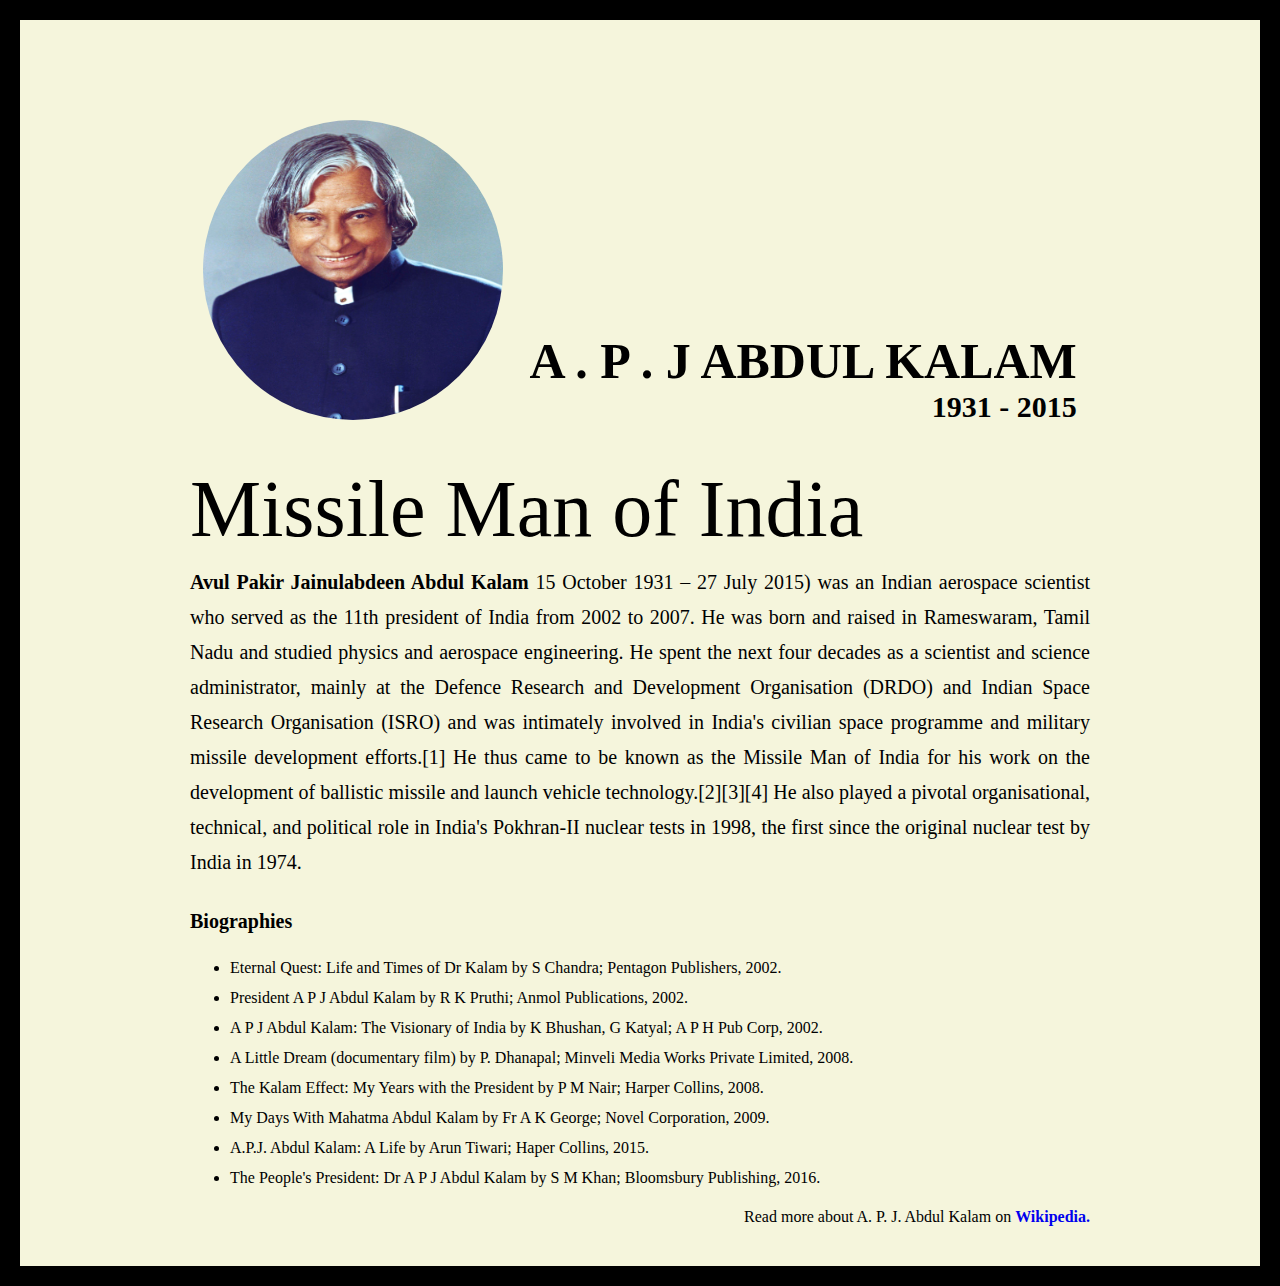
<file: html&css project/1st Project/index.html>
<!DOCTYPE html>
<html lang="en">

<head>
    <meta charset="UTF-8">
    <meta name="viewport" content="width=device-width, initial-scale=1.0">
    <title>Document</title>
    <!-- custome css link -->
    <link rel="stylesheet" href="style.css">
</head>

<body>
    <div class="container">
        <div class="content">
            <section class="top_section">
                <div class="image_container">
                    <img src="img/apj.jpg" alt="">
                </div>
                <div class="containe_heading">
                    <h1>A . P . J ABDUL KALAM</h1>
                    <h4>1931 - 2015</h4>
                </div>
            </section>
            <div class="para_section">
                <h1>Missile Man of India</h1>
                <p>
                    <b>Avul Pakir Jainulabdeen Abdul Kalam</b> 15 October 1931 – 27 July 2015) was an Indian aerospace
                    scientist
                    who served as the 11th president of India from 2002 to 2007. He was born and raised in Rameswaram,
                    Tamil
                    Nadu and studied physics and aerospace engineering. He spent the next four decades as a scientist
                    and
                    science administrator, mainly at the Defence Research and Development Organisation (DRDO) and Indian
                    Space Research Organisation (ISRO) and was intimately involved in India's civilian space programme
                    and
                    military missile development efforts.[1] He thus came to be known as the Missile Man of India for
                    his
                    work on the development of ballistic missile and launch vehicle technology.[2][3][4] He also played
                    a
                    pivotal organisational, technical, and political role in India's Pokhran-II nuclear tests in 1998,
                    the
                    first since the original nuclear test by India in 1974.
                </p>
            </div>
            <div class="Biographies_section">
                <h3>Biographies</h3>
                <ul>
                    <li>Eternal Quest: Life and Times of Dr Kalam by S Chandra; Pentagon Publishers, 2002.</li>
                    <li>President A P J Abdul Kalam by R K Pruthi; Anmol Publications, 2002.</li>
                    <li>A P J Abdul Kalam: The Visionary of India by K Bhushan, G Katyal; A P H Pub Corp, 2002.</li>
                    <li>A Little Dream (documentary film) by P. Dhanapal; Minveli Media Works Private Limited, 2008.
                    </li>
                    <li>The Kalam Effect: My Years with the President by P M Nair; Harper Collins, 2008.</li>
                    <li>My Days With Mahatma Abdul Kalam by Fr A K George; Novel Corporation, 2009.</li>
                    <li>A.P.J. Abdul Kalam: A Life by Arun Tiwari; Haper Collins, 2015.</li>
                    <li>The People's President: Dr A P J Abdul Kalam by S M Khan; Bloomsbury Publishing, 2016.</li>
                </ul>
            </div>
            <div class="footer_wikipedia">
                <p>Read more about A. P. J. Abdul Kalam on <a href="https://en.wikipedia.org/wiki/A._P._J._Abdul_Kalam" target="_blank">Wikipedia.</a></p>
            </div>
        </div>

    </div>
</body>

</html>
</file>
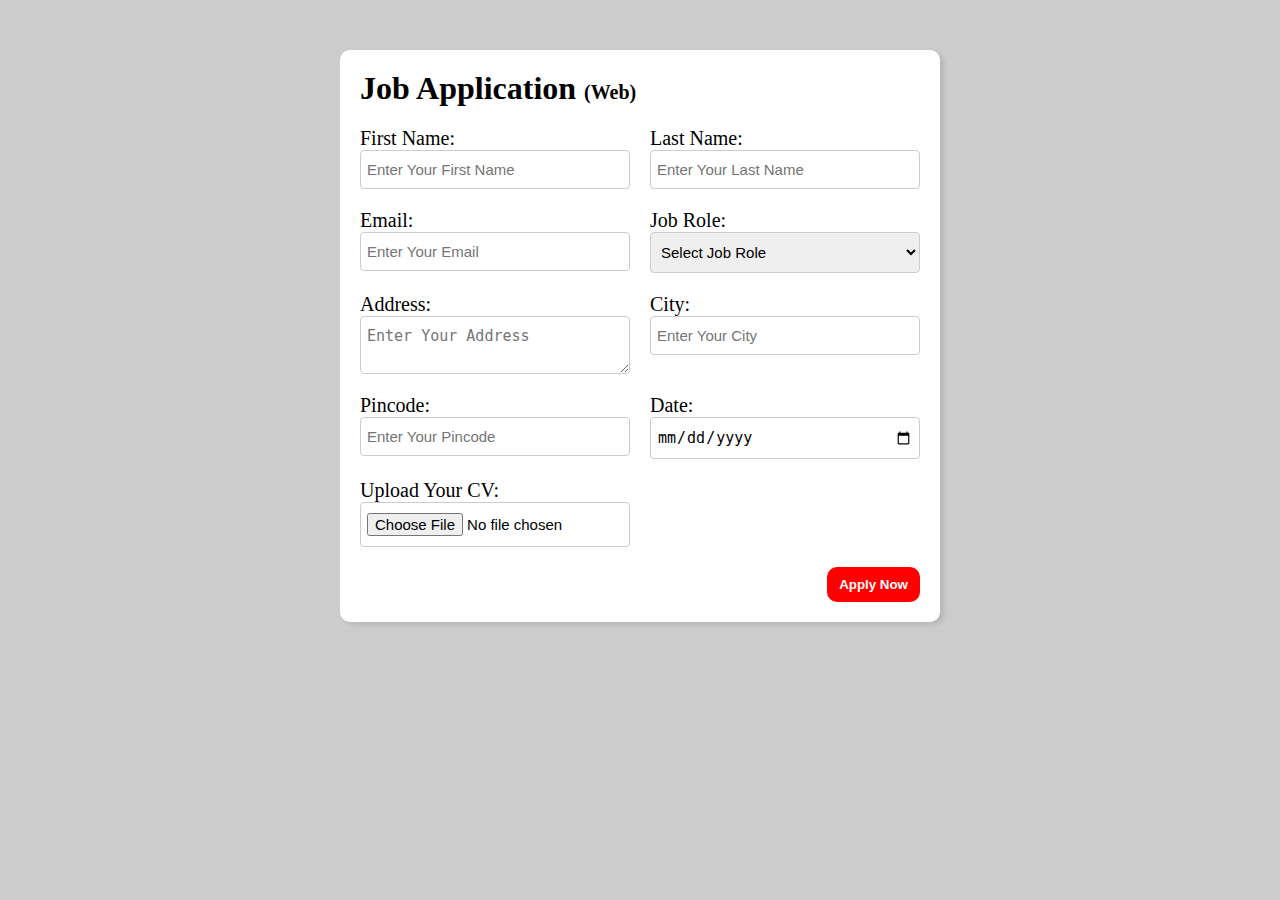
<file: html&css project/2nd project/index.html>
<!DOCTYPE html>
<html lang="en">

<head>
    <meta charset="UTF-8">
    <meta name="viewport" content="width=device-width, initial-scale=1.0">
    <title>Document</title>
    <!-- custome css link -->
    <link rel="stylesheet" href="style.css">
</head>

<body>
    <div class="container">
        <div class="apply_form">
            <h1>Job Application <span class="span_small">(Web)</span></h1>
            <form action="">
                <div class="form_container">
                    <div class="form_controls">
                        <label for="first_name">First Name:</label>
                        <input type="text" name="" id="first_name" placeholder="Enter Your First Name">
                    </div>
                    <div class="form_controls">
                        <label for="last_name">Last Name:</label>
                        <input type="text" name="" id="last_name" placeholder="Enter Your Last Name">
                    </div>
                    <div class="form_controls">
                        <label for="last_name">Email:</label>
                        <input type="text" name="" id="Email_name" placeholder="Enter Your Email">
                    </div>
                    <div class="form_controls">
                        <label for="last_name">Job Role:</label>
                        <select name="job_role" id="job_role">
                            <option value="">Select Job Role</option>
                            <option value="">Frontend Developer</option>
                            <option value="">Software Developer</option>
                            <option value="">Fullstack Developer</option>
                            <option value="">Application Developer</option>
                        </select>
                    </div>
                    <div class="form_controls">
                        <label for="address">Address:</label>
                        <textarea name="address" row="4" cols="50" id="address"
                            placeholder="Enter Your Address"></textarea>
                    </div>
                    <div class="form_controls">
                        <label for="city">City:</label>
                        <input type="text" name="" id="city" placeholder="Enter Your City">
                    </div>
                    <div class="form_controls">
                        <label for="city">Pincode:</label>
                        <input type="text" name="" id="pincode" placeholder="Enter Your Pincode">
                    </div>
                    <div class="form_controls">
                        <label for="date">Date:</label>
                        <input type="date" name="" id="date" placeholder="Enter Your Date">
                    </div>
                    <div class="form_controls">
                        <label for="date">Upload Your CV:</label>
                        <input type="file" name="" id="date" placeholder="Enter Your CV">
                    </div>
                </div>
                <div class="button_container">
                    <button>Apply Now</button>
                </div>
            </form>
        </div>
    </div>
</body>

</html>
</file>
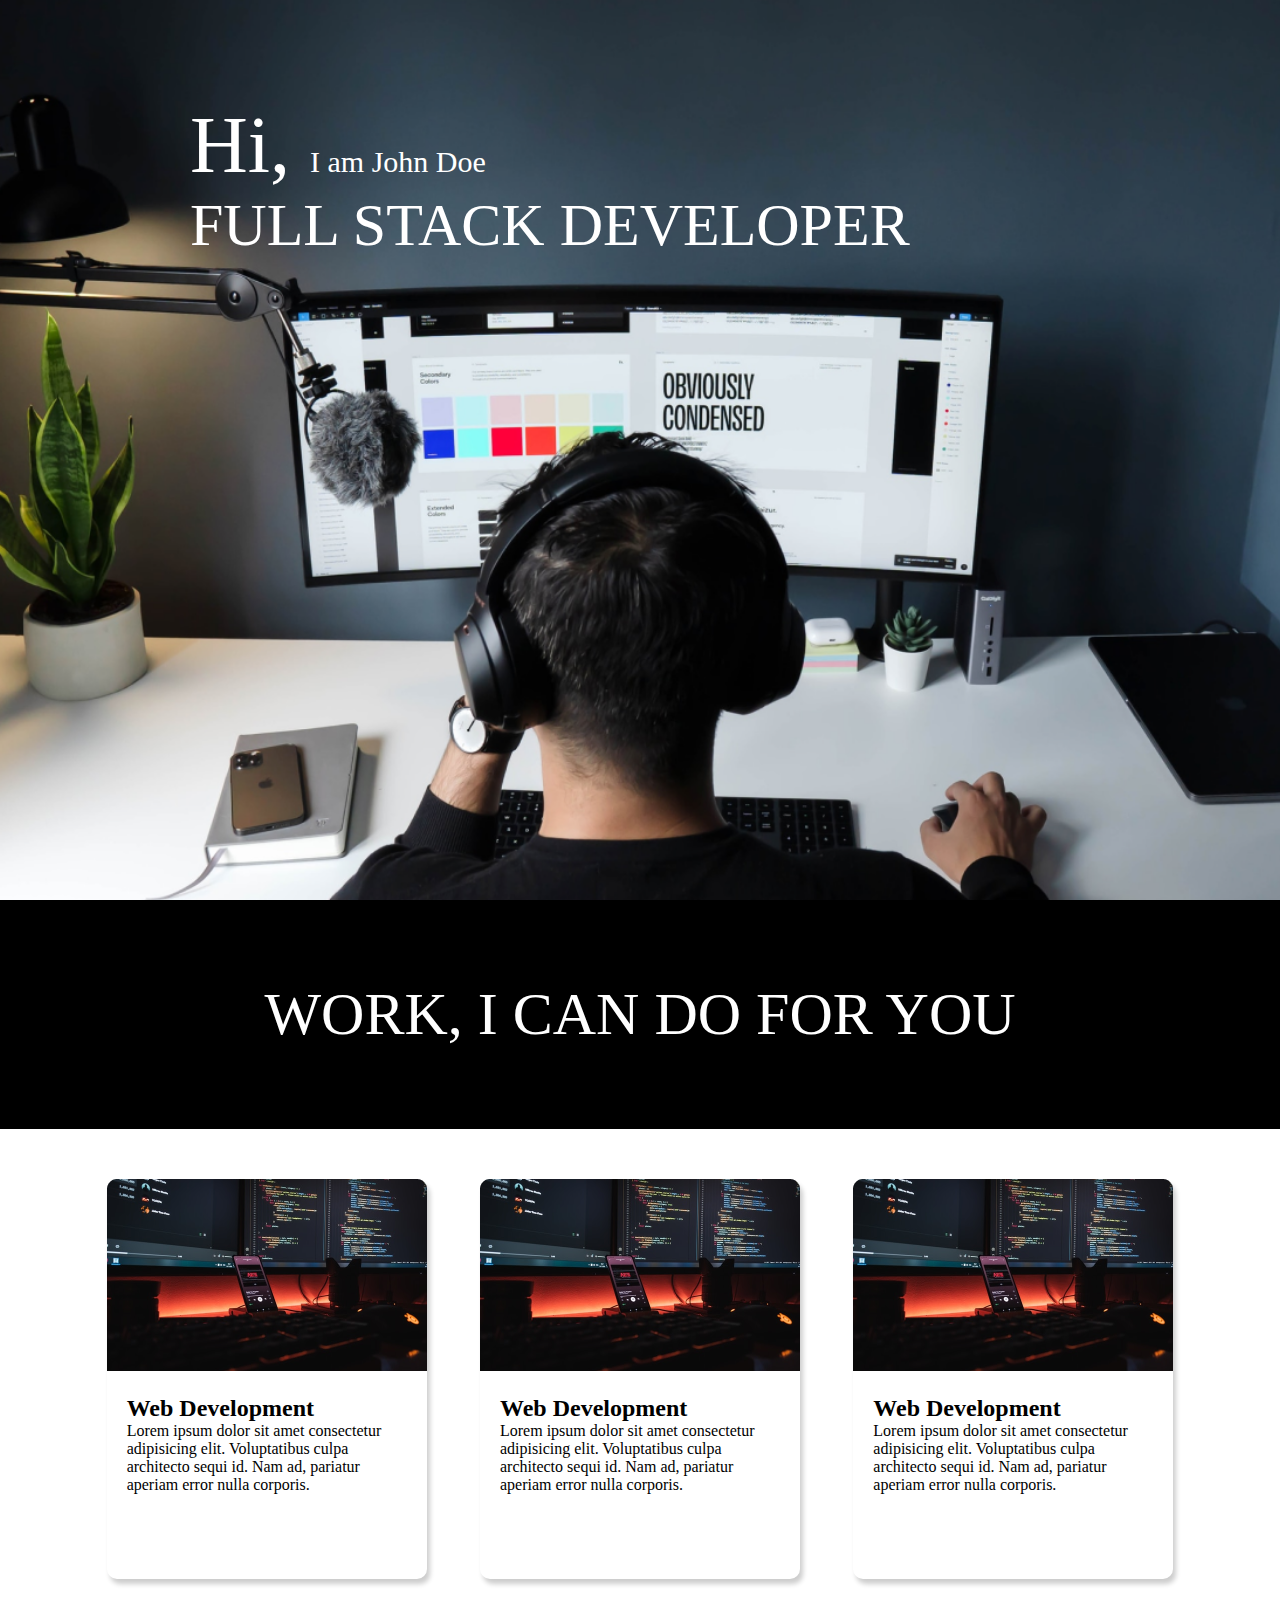
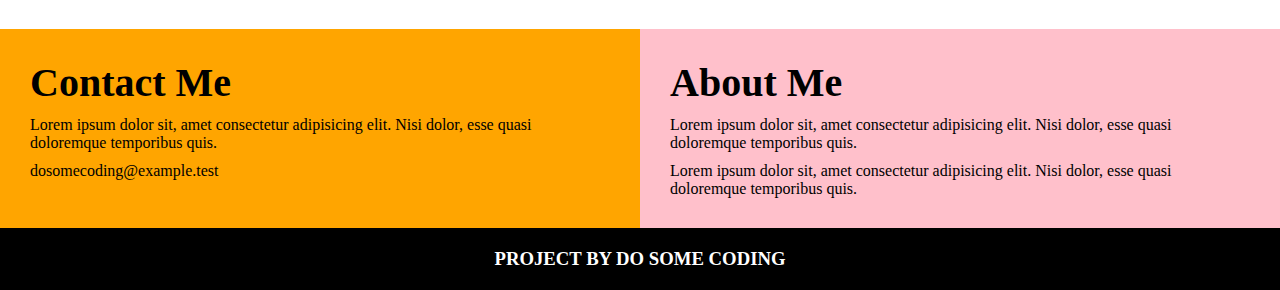
<file: html&css project/4th project/index.html>
<!DOCTYPE html>
<html lang="en">

<head>
    <meta charset="UTF-8">
    <meta name="viewport" content="width=device-width, initial-scale=1.0">
    <title>Document</title>
    <!-- custome css link -->
    <link rel="stylesheet" href="style.css">
</head>

<body>
    <div class="container">
        <div class="image_container">
            <h1>Hi, <span class="small_heading">I am John Doe</span></h1>
            <h2>FULL STACK DEVELOPER</h2>
        </div>
    </div>
    <div class="heading_container">
        <h1>WORK, I CAN DO FOR YOU</h1>
    </div>


    <section class="work">
        <div class="grid_item">
            <div class="card">
                <div class="images_container">
                    <img src="images/mobile.png" alt="web development">
                </div>
                <div class="card_content">
                    <h2>Web Development</h2>
                    <p>Lorem ipsum dolor sit amet consectetur adipisicing elit. Voluptatibus culpa architecto sequi id.
                        Nam
                        ad, pariatur aperiam error nulla corporis.</p>
                </div>
            </div>
        </div>
        <div class="grid_item">
            <div class="card">
                <div class="images_container">
                    <img src="images/mobile.png" alt="web development">
                </div>
                <div class="card_content">
                    <h2>Web Development</h2>
                    <p>Lorem ipsum dolor sit amet consectetur adipisicing elit. Voluptatibus culpa architecto sequi id.
                        Nam
                        ad, pariatur aperiam error nulla corporis.</p>
                </div>
            </div>
        </div>
        <div class="grid_item">
            <div class="card">
                <div class="images_container">
                    <img src="images/mobile.png" alt="web development">
                </div>
                <div class="card_content">
                    <h2>Web Development</h2>
                    <p>Lorem ipsum dolor sit amet consectetur adipisicing elit. Voluptatibus culpa architecto sequi id.
                        Nam
                        ad, pariatur aperiam error nulla corporis.</p>
                </div>
            </div>
        </div>
    </section>
    <div class="bottom_container">
        <div class="contact">
            <h2>Contact Me</h2>
            <p>Lorem ipsum dolor sit, amet consectetur adipisicing elit. Nisi dolor, esse quasi doloremque temporibus
                quis.</p>
            <p>dosomecoding@example.test</p>
        </div>
        <div class="about">
            <h2>About Me</h2>
            <p>Lorem ipsum dolor sit, amet consectetur adipisicing elit. Nisi dolor, esse quasi doloremque temporibus
                quis.</p>
            <p>Lorem ipsum dolor sit, amet consectetur adipisicing elit. Nisi dolor, esse quasi doloremque temporibus
                quis.</p>
        </div>
    </div>
    <div class="footer">
        <h3>PROJECT BY DO SOME CODING</h3>
    </div>
</body>

</html>
</file>
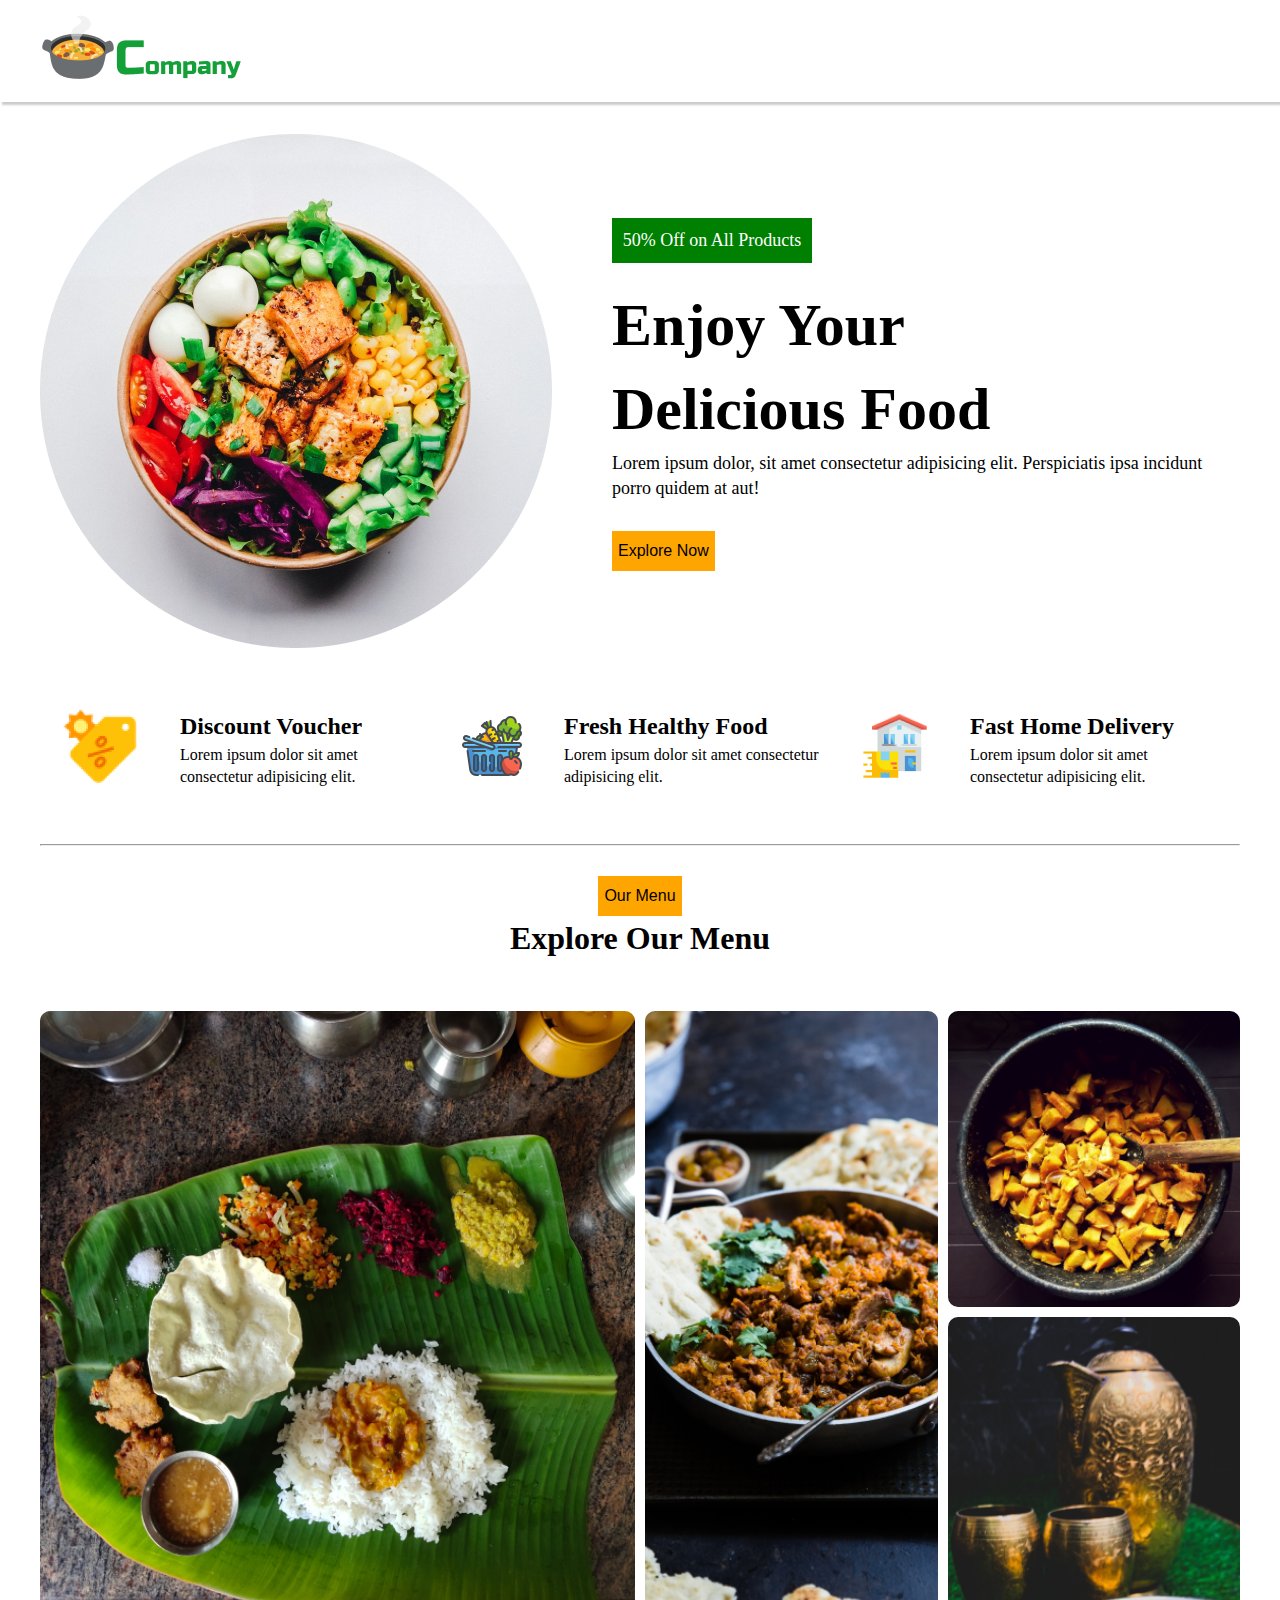
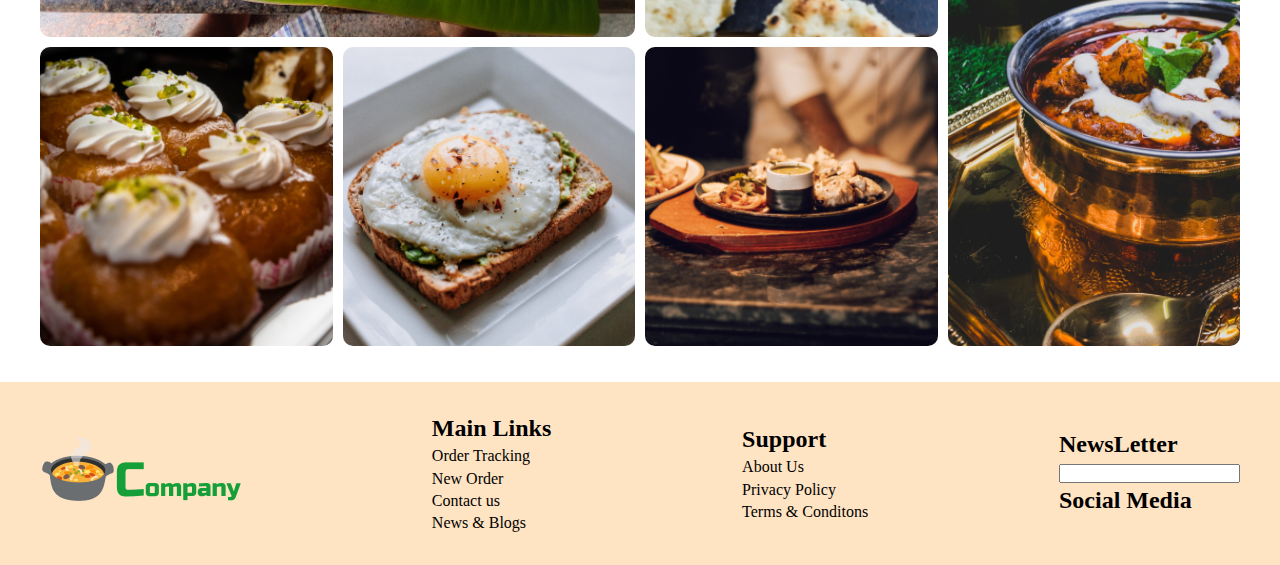
<file: html&css project/5th project/index.html>
<!DOCTYPE html>
<html lang="en">

<head>
    <meta charset="UTF-8">
    <meta name="viewport" content="width=device-width, initial-scale=1.0">
    <title>Document</title>
    <link rel="stylesheet" href="style.css">
    <!-- font awosome icon link -->
    <link rel="stylesheet" href="https://cdnjs.cloudflare.com/ajax/libs/font-awesome/6.4.2/css/all.min.css"
        integrity="sha512-z3gLpd7yknf1YoNbCzqRKc4qyor8gaKU1qmn+CShxbuBusANI9QpRohGBreCFkKxLhei6S9CQXFEbbKuqLg0DA=="
        crossorigin="anonymous" referrerpolicy="no-referrer" />
</head>

<body>
    <div class="nav">
        <div class="navigation container">
            <div class="logo_container">
                <img src="images/logo.png" alt="">
            </div>
            <div class="icon_container">
                <i class="fa-solid fa-bars fa-2xl" style="color: #000000;"></i>
            </div>
        </div>
    </div>
    <div class="main_container">
        <div class="image_container">
            <img src="images/hero_image.png" alt="">
        </div>
        <div class="heading_container">
            <p class="para">50% Off on All Products</p>
            <h1>Enjoy Your</h1>
            <h1>Delicious Food</h1>
            <p>Lorem ipsum dolor, sit amet consectetur adipisicing elit. Perspiciatis ipsa incidunt porro quidem at aut!
            </p>
            <button>Explore Now</button>
        </div>
    </div>
    <div class="icons_container">
        <div class="card_container">
            <div class="ic_container">
                <div class="img_icon">
                    <img src="icons/discount.png" alt="">
                </div>
                <div class="head_cont">
                    <h2>Discount Voucher</h2>
                    <p>Lorem ipsum dolor sit amet consectetur adipisicing elit.</p>
                </div>
            </div>

        </div>
        <div class="card_container">
            <div class="ic_container">
                <div class="img_icon">
                    <img src="icons/fresh.png" alt="">
                </div>
                <div class="head_cont">
                    <h2>Fresh Healthy Food</h2>
                    <p>Lorem ipsum dolor sit amet consectetur adipisicing elit.</p>
                </div>
            </div>

        </div>
        <div class="card_container">
            <div class="ic_container">
                <div class="img_icon">
                    <img src="icons/delivery.png" alt="">
                </div>
                <div class="head_cont">
                    <h2>Fast Home Delivery</h2>
                    <p>Lorem ipsum dolor sit amet consectetur adipisicing elit.</p>
                </div>
            </div>

        </div>

    </div>
    <div class="horizontal_container">
        <hr>
    </div>
    <div class="menu_container">
        <div class="button_container">
            <button>Our Menu</button>
        </div>
    </div>
    <div class="menu">
        <h1>Explore Our Menu</h1>
        <div class="grid">
            <div class="item1">
                <img class="grid_image" src="images/grid_image1.png" alt="">
            </div>
            <div class="item2">
                <img class="grid_image" src="images/grid_image2.png" alt="">
            </div>
            <div class="item3">
                <img class="grid_image" src="images/grid_image3.png" alt="">
            </div>
            <div class="item4">
                <img class="grid_image" src="images/grid_image4.png" alt="">
            </div>
            <div class="item5">
                <img class="grid_image" src="images/grid_image5.png" alt="">
            </div>
            <div class="item6">
                <img class="grid_image" src="images/grid_image6.png" alt="">
            </div>
            <div class="item7">
                <img class="grid_image" src="images/grid_image7.png" alt="">
            </div>
        </div>
    </div>
    <div class="footer">
        <div class="footer_container container">
            <div class="footer_logo">
                <img src="images/logo.png" alt="">
            </div>
            <div class="list_item">
                <h2>Main Links</h2>
                <ul>
                    <li>Order Tracking</li>
                    <li>New Order</li>
                    <li>Contact us</li>
                    <li>News & Blogs</li>
                </ul>
            </div>
            <div class="list_item">
                <h2>Support</h2>
                <ul>
                    <li>About Us</li>
                    <li>Privacy Policy</li>
                    <li>Terms & Conditons</li>
                  
                </ul>
            </div>
            <div class="newsletter">
                <h2>NewsLetter</h2>
                <input type="text" name="" id="">
                <h2>Social Media</h2>
            </div>
        </div>
    </div>
</body>

</html>
</file>
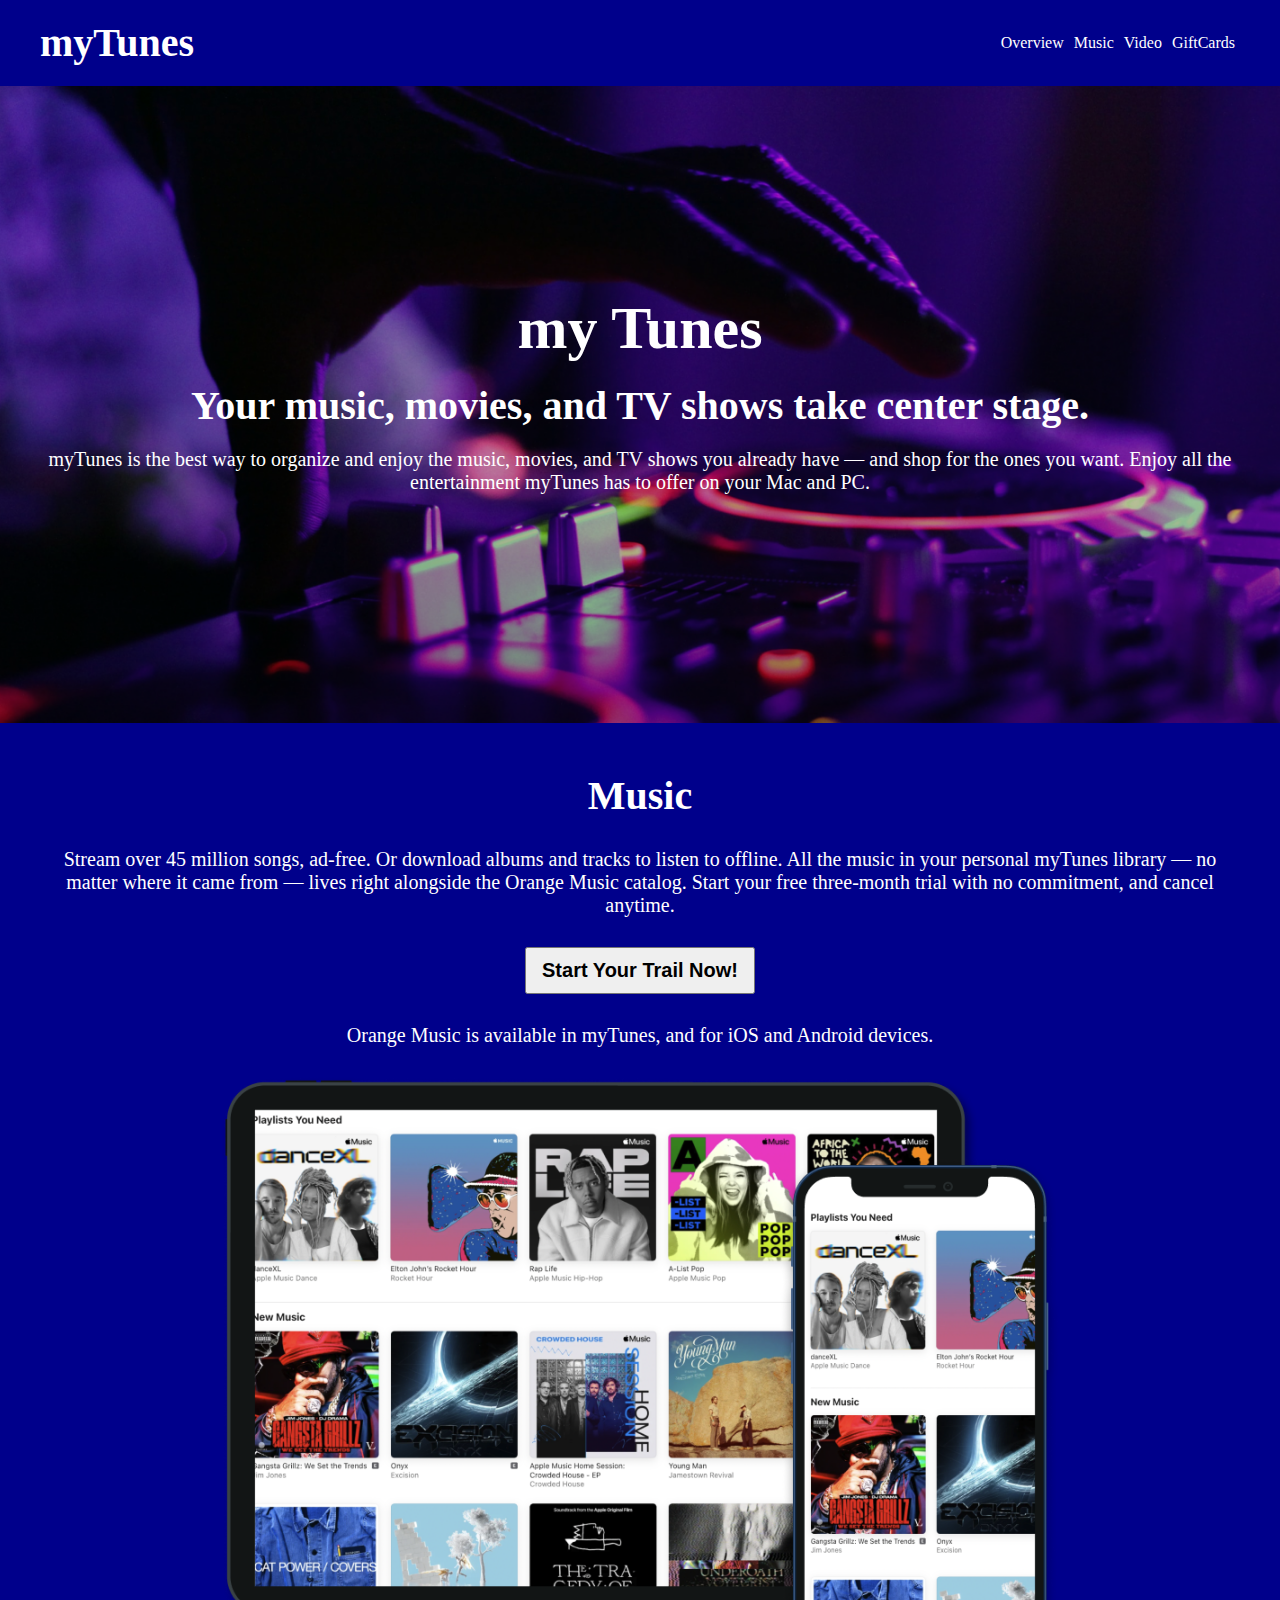
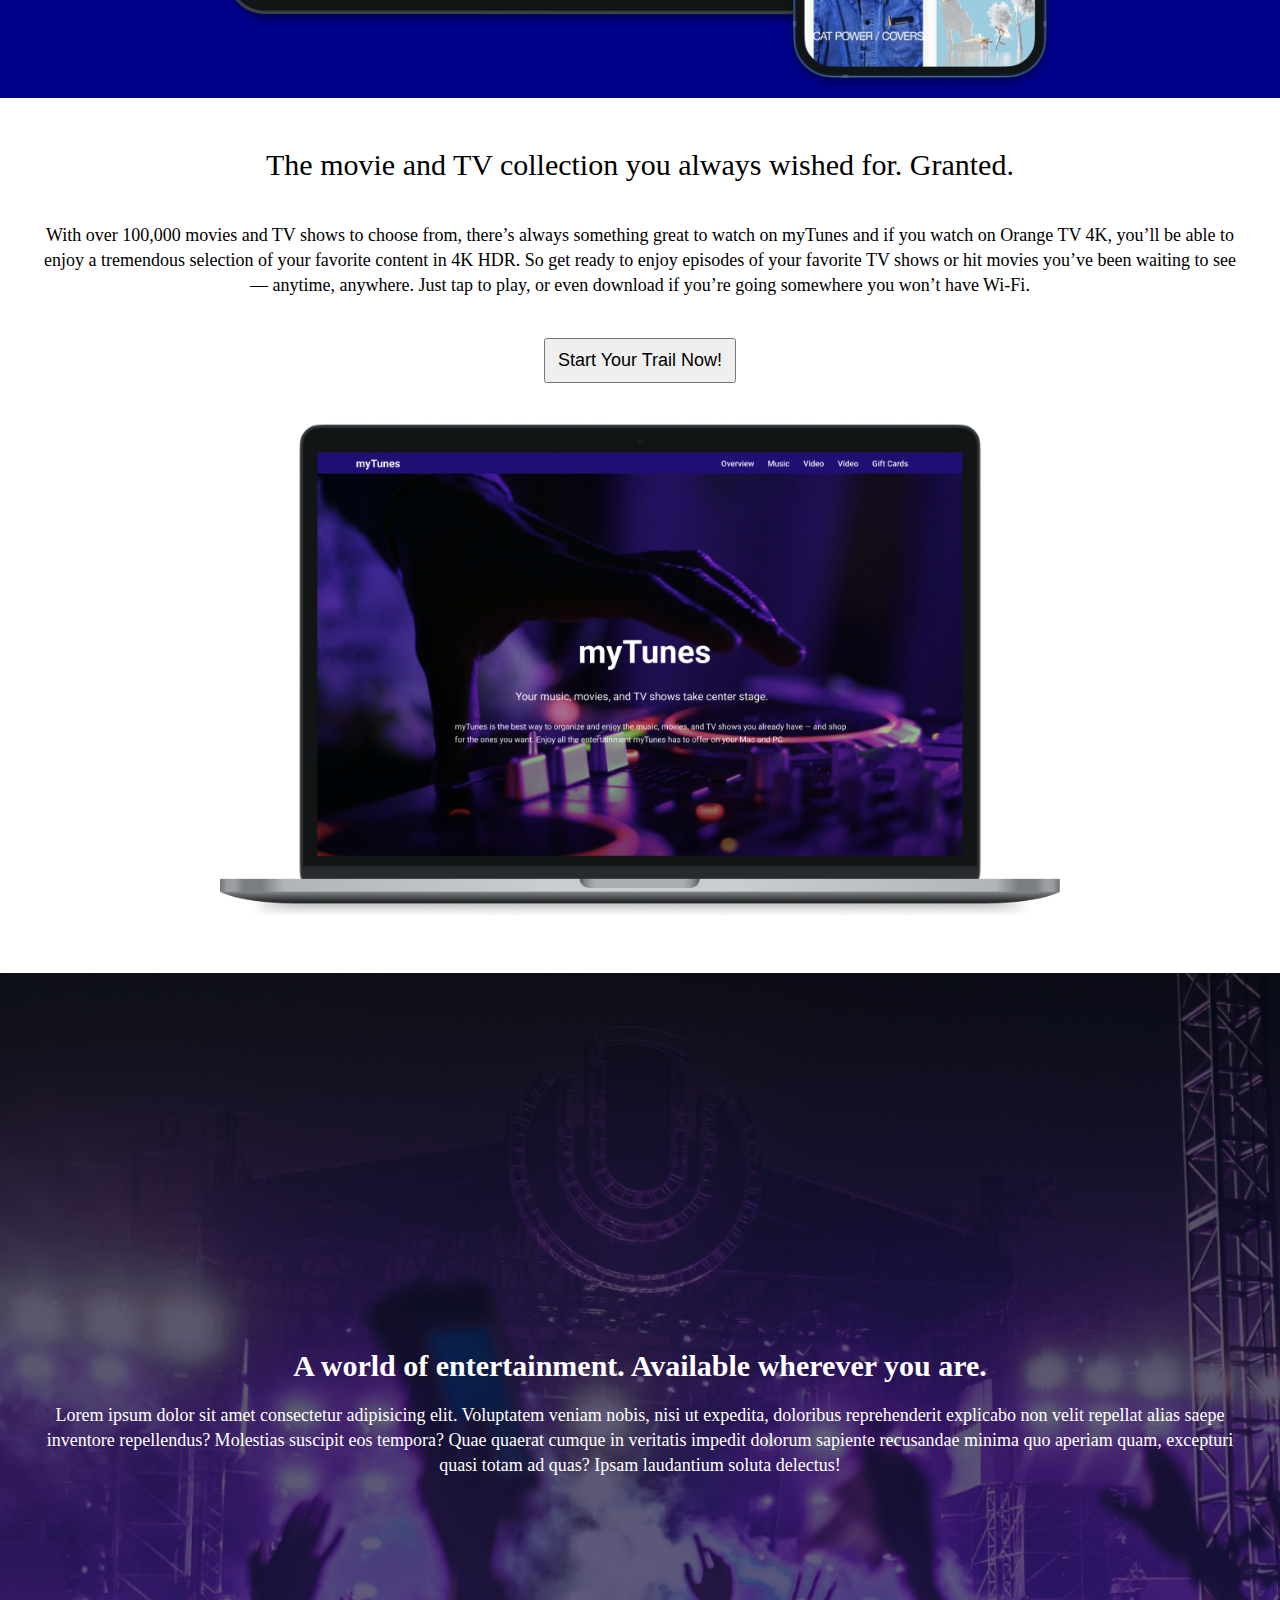
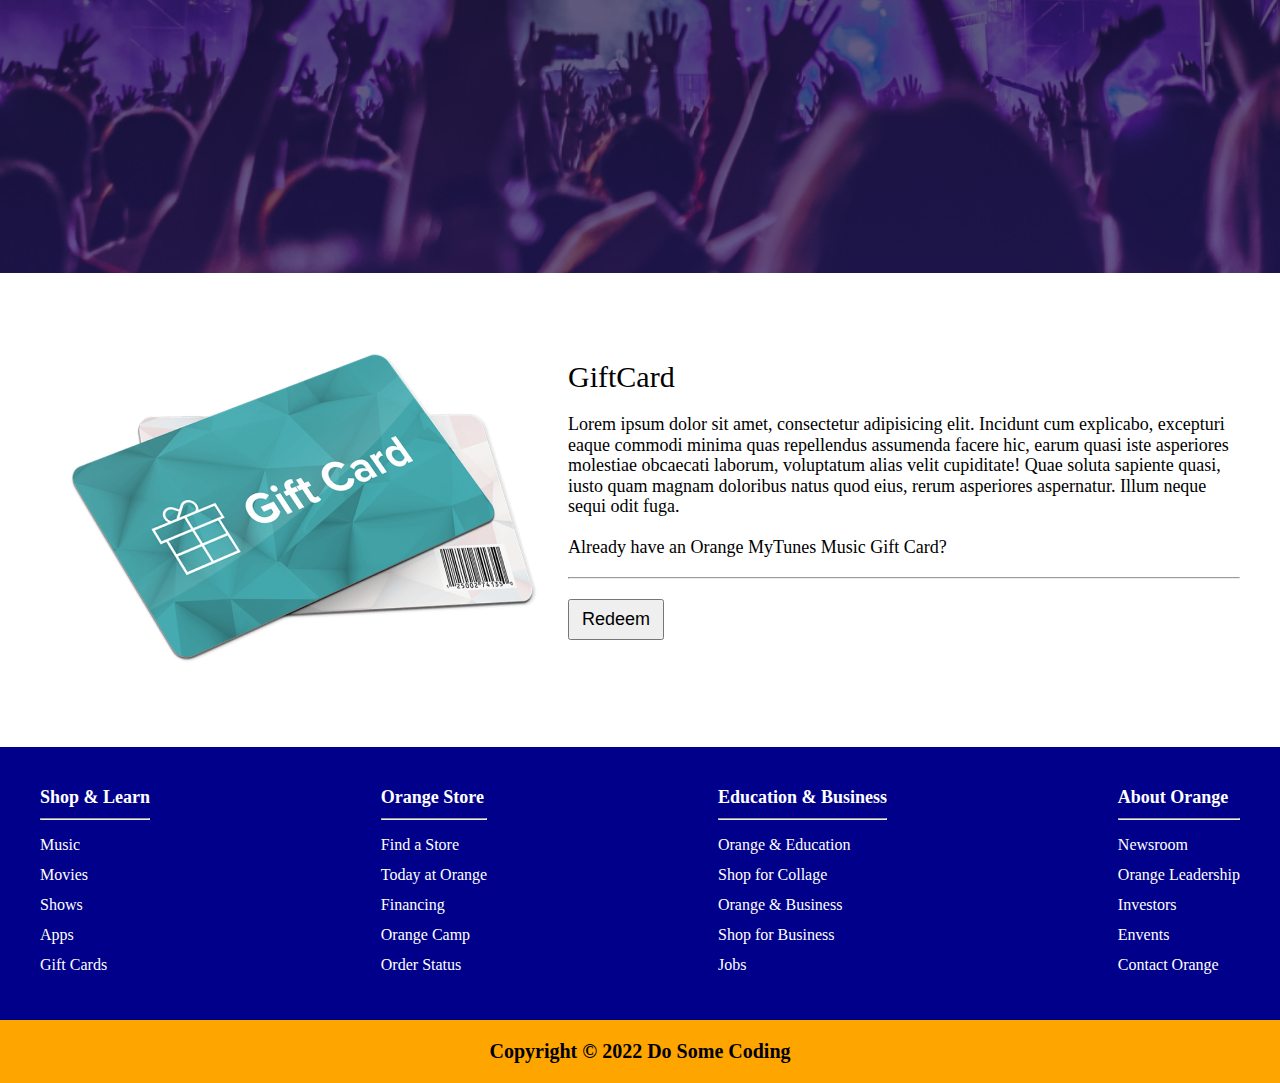
<file: html&css project/6th Project/index.html>
<!DOCTYPE html>
<html lang="en">

<head>
    <meta charset="UTF-8">
    <meta name="viewport" content="width=device-width, initial-scale=1.0">
    <title>Document</title>
    <link rel="stylesheet" href="style.css">
</head>

<body>
    <nav>
        <div class="top_container container">
            <div class="logo">
                <h1>myTunes</h1>
            </div>
            <div class="nav_menu">
                <ul class="list_item">
                    <li>Overview</li>
                    <li>Music</li>
                    <li>Video</li>
                    <li>GiftCards</li>
                </ul>
            </div>
        </div>
    </nav>
    <div class="about_section ">
        <div class="info_section container">
            <h1>my Tunes</h1>
            <h2>Your music, movies, and TV shows take center stage.</h2>
            <p>
                myTunes is the best way to organize and enjoy the music, movies, and TV shows you already have — and
                shop for the ones you want. Enjoy all the entertainment myTunes has to offer on your Mac and PC.
            </p>
        </div>
    </div>
    <div class="music_section">
        <div class="musicinfo_section container">
            <h2>Music</h2>
            <p>Stream over 45 million songs, ad-free. Or download albums and tracks to listen to offline. All the music
                in your personal myTunes library — no matter where it came from — lives right alongside the Orange Music
                catalog. Start your free three-month trial with no commitment, and cancel anytime.</p>
            <button>Start Your Trail Now!</button>
            <p>Orange Music is available in myTunes, and for iOS and Android devices.</p>
            <img src="images/ipad-iphone.png" alt="">
        </div>
    </div>
    <div class="tvcollection_section">
        <div class="tv_container container">
            <h2>The movie and TV collection you always wished for. Granted.</h2>
            <p>With over 100,000 movies and TV shows to choose from, there’s always something great to watch on myTunes
                and if you watch on Orange TV 4K, you’ll be able to enjoy a tremendous selection of your favorite
                content in 4K HDR. So get ready to enjoy episodes of your favorite TV shows or hit movies you’ve been
                waiting to see — anytime, anywhere. Just tap to play, or even download if you’re going somewhere you
                won’t have Wi-Fi.</p>
            <button>Start Your Trail Now!</button>
            <div>
                <img src="images/mac.png" alt="">
            </div>
        </div>
    </div>
    <div class="banner_section">
        <div class="banner_container container">
            <h2>A world of entertainment. Available wherever you are.</h2>
            <p>
                Lorem ipsum dolor sit amet consectetur adipisicing elit. Voluptatem veniam nobis, nisi ut expedita,
                doloribus reprehenderit explicabo non velit repellat alias saepe inventore repellendus? Molestias
                suscipit eos tempora? Quae quaerat cumque in veritatis impedit dolorum sapiente recusandae minima quo
                aperiam quam, excepturi quasi totam ad quas? Ipsam laudantium soluta delectus!
            </p>
        </div>
    </div>
    <div class="gift_section container">
        <div class="giftcard_container ">
            <div class="imagecard_container">
                <img src="images/gift_card.png" alt="">
            </div>
            <div class="infoheading_container ">
                <h2>GiftCard</h2>
                <p>Lorem ipsum dolor sit amet, consectetur adipisicing elit. Incidunt cum explicabo, excepturi eaque
                    commodi minima quas repellendus assumenda facere hic, earum quasi iste asperiores molestiae
                    obcaecati laborum, voluptatum alias velit cupiditate! Quae soluta sapiente quasi, iusto quam magnam
                    doloribus natus quod eius, rerum asperiores aspernatur. Illum neque sequi odit fuga.</p>
                    <p>Already have an Orange MyTunes Music Gift Card?</p>
                    <hr>
                    <button>Redeem</button>
            </div>
        </div>
    </div>
    <footer>
        <div class="footer_container container">
            <div class="first_column">
                <h3>Shop & Learn</h3>
                <hr>
                <ul class="list_item">
                    <li>Music</li>
                    <li>Movies</li>
                    <li>Shows</li>
                    <li>Apps</li>
                    <li>Gift Cards</li>
                </ul>
            </div>
            <div class="first_column">
                <h3>Orange Store</h3>
                <hr>
                <ul class="list_item">
                    <li>Find a Store</li>
                    <li>Today at Orange</li>
                    <li>Financing</li>
                    <li>Orange Camp</li>
                    <li>Order Status</li>
                </ul>
            </div>
            <div class="first_column">
                <h3>Education & Business</h3>
                <hr>
                <ul class="list_item">
                    <li>Orange & Education</li>
                    <li>Shop for Collage</li>
                    <li>Orange & Business</li>
                    <li>Shop for Business</li>
                    <li>Jobs</li>
                </ul>
            </div>
            <div class="first_column">
                <h3>About Orange</h3>
                <hr>
                <ul class="list_item">
                    <li>Newsroom</li>
                    <li>Orange Leadership</li>
                    <li>Investors</li>
                    <li>Envents</li>
                    <li>Contact Orange</li>
                </ul>
            </div>
        </div>
    </footer>
    <div class="subfooter_section">
        <div class="subfooter_container container">
            <p>Copyright © 2022 Do Some Coding</p>
        </div>
    </div>
</body>

</html>
</file>
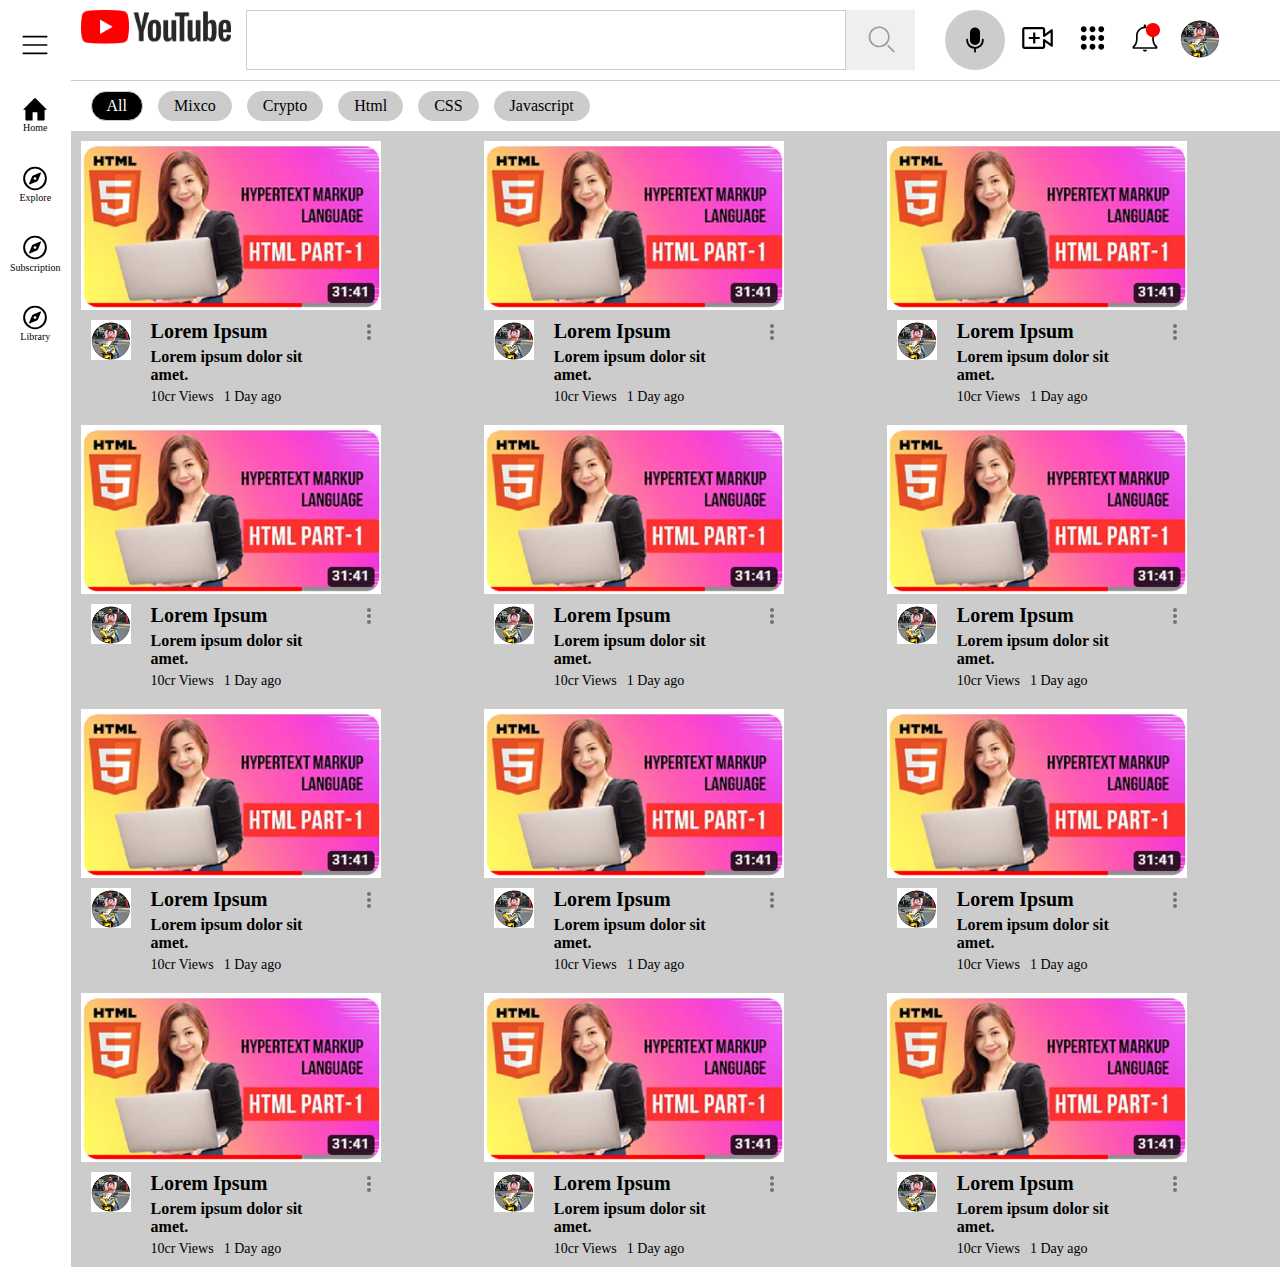
<file: html&css project/7th Project/index.html>
<!DOCTYPE html>
<html lang="en">

<head>
    <meta charset="UTF-8">
    <meta name="viewport" content="width=device-width, initial-scale=1.0">
    <title>Document</title>
    <link rel="stylesheet" href="style.css">
</head>

<body>
    <div class="container">
        <aside>
            <div class="bars">
                <img src="icons/bars.svg" alt="">
            </div>
            <div class="side_icons">
                <i>
                    <img src="icons/home.svg" alt="">
                </i>
                <p>Home</p>
            </div>
            <div class="side_icons">
                <i>
                    <img src="icons/compass.svg" alt="">
                </i>
                <p>Explore</p>
            </div>
            <div class="side_icons">
                <i>
                    <img src="icons/compass.svg" alt="">
                </i>
                <p>Subscription</p>
            </div>
            <div class="side_icons">
                <i>
                    <img src="icons/compass.svg" alt="">
                </i>
                <p>Library</p>
            </div>
        </aside>
        <div class="main_container">
            <header>
                <nav>
                    <div class="logo">
                        <img src="images/youtube-logo.png" alt="">
                    </div>
                    <div class="center_nav">
                        <div class="search">
                            <input type="text" name="" id="">
                            <button>
                                <img src="icons/search.svg" alt="">
                            </button>
                        </div>
                        <div class="mic">
                            <img src="icons/mic.svg" alt="">
                        </div>
                    </div>
                    <div class="side_nav">
                        <i>
                            <img src="icons/video-add.svg" alt="">
                        </i>
                        <i>
                            <img src="icons/dot-grid.svg" alt="">
                        </i>
                        <i>
                            <img src="icons/bell.svg" alt="">
                        </i>
                        <i>
                            <img src="images/avatar.png" alt="">
                        </i>
                    </div>
                </nav>
                <div class="tags">
                    <div class="tag dark">All</div>
                    <div class="tag light">Mixco</div>
                    <div class="tag light">Crypto</div>
                    <div class="tag light">Html</div>
                    <div class="tag light">CSS</div>
                    <div class="tag light">Javascript</div>
                </div>
            </header>
            <main>
                <div class="card_container">
                    <div class="card">
                        <img src="images/thumbnail.png" alt="">

                        <div class="avatar_container">
                            <div class="avatar">
                                <img src="images/avatar.png" alt="">
                            </div>
                            <div class="content">
                                <h3>Lorem Ipsum</h3>
                                <p class="channel_name">Lorem ipsum dolor sit amet.</p>
                                <div class="content_status">
                                    <p>10cr Views</p>
                                    <p>1 Day ago</p>
                                </div>
                            </div>
                            <div class="dots">
                                <img src="icons/dots.svg" alt="">
                            </div>
                        </div>
                    </div>
                    <div class="card">
                        <img src="images/thumbnail.png" alt="">

                        <div class="avatar_container">
                            <div class="avatar">
                                <img src="images/avatar.png" alt="">
                            </div>
                            <div class="content">
                                <h3>Lorem Ipsum</h3>
                                <p class="channel_name">Lorem ipsum dolor sit amet.</p>
                                <div class="content_status">
                                    <p>10cr Views</p>
                                    <p>1 Day ago</p>
                                </div>
                            </div>
                            <div class="dots">
                                <img src="icons/dots.svg" alt="">
                            </div>
                        </div>
                    </div>
                    <div class="card">
                        <img src="images/thumbnail.png" alt="">

                        <div class="avatar_container">
                            <div class="avatar">
                                <img src="images/avatar.png" alt="">
                            </div>
                            <div class="content">
                                <h3>Lorem Ipsum</h3>
                                <p class="channel_name">Lorem ipsum dolor sit amet.</p>
                                <div class="content_status">
                                    <p>10cr Views</p>
                                    <p>1 Day ago</p>
                                </div>
                            </div>
                            <div class="dots">
                                <img src="icons/dots.svg" alt="">
                            </div>
                        </div>
                    </div>
                    <div class="card">
                        <img src="images/thumbnail.png" alt="">

                        <div class="avatar_container">
                            <div class="avatar">
                                <img src="images/avatar.png" alt="">
                            </div>
                            <div class="content">
                                <h3>Lorem Ipsum</h3>
                                <p class="channel_name">Lorem ipsum dolor sit amet.</p>
                                <div class="content_status">
                                    <p>10cr Views</p>
                                    <p>1 Day ago</p>
                                </div>
                            </div>
                            <div class="dots">
                                <img src="icons/dots.svg" alt="">
                            </div>
                        </div>
                    </div>
                    <div class="card">
                        <img src="images/thumbnail.png" alt="">

                        <div class="avatar_container">
                            <div class="avatar">
                                <img src="images/avatar.png" alt="">
                            </div>
                            <div class="content">
                                <h3>Lorem Ipsum</h3>
                                <p class="channel_name">Lorem ipsum dolor sit amet.</p>
                                <div class="content_status">
                                    <p>10cr Views</p>
                                    <p>1 Day ago</p>
                                </div>
                            </div>
                            <div class="dots">
                                <img src="icons/dots.svg" alt="">
                            </div>
                        </div>
                    </div>
                    <div class="card">
                        <img src="images/thumbnail.png" alt="">

                        <div class="avatar_container">
                            <div class="avatar">
                                <img src="images/avatar.png" alt="">
                            </div>
                            <div class="content">
                                <h3>Lorem Ipsum</h3>
                                <p class="channel_name">Lorem ipsum dolor sit amet.</p>
                                <div class="content_status">
                                    <p>10cr Views</p>
                                    <p>1 Day ago</p>
                                </div>
                            </div>
                            <div class="dots">
                                <img src="icons/dots.svg" alt="">
                            </div>
                        </div>
                    </div>
                    <div class="card">
                        <img src="images/thumbnail.png" alt="">

                        <div class="avatar_container">
                            <div class="avatar">
                                <img src="images/avatar.png" alt="">
                            </div>
                            <div class="content">
                                <h3>Lorem Ipsum</h3>
                                <p class="channel_name">Lorem ipsum dolor sit amet.</p>
                                <div class="content_status">
                                    <p>10cr Views</p>
                                    <p>1 Day ago</p>
                                </div>
                            </div>
                            <div class="dots">
                                <img src="icons/dots.svg" alt="">
                            </div>
                        </div>
                    </div>
                    <div class="card">
                        <img src="images/thumbnail.png" alt="">

                        <div class="avatar_container">
                            <div class="avatar">
                                <img src="images/avatar.png" alt="">
                            </div>
                            <div class="content">
                                <h3>Lorem Ipsum</h3>
                                <p class="channel_name">Lorem ipsum dolor sit amet.</p>
                                <div class="content_status">
                                    <p>10cr Views</p>
                                    <p>1 Day ago</p>
                                </div>
                            </div>
                            <div class="dots">
                                <img src="icons/dots.svg" alt="">
                            </div>
                        </div>
                    </div>
                    <div class="card">
                        <img src="images/thumbnail.png" alt="">

                        <div class="avatar_container">
                            <div class="avatar">
                                <img src="images/avatar.png" alt="">
                            </div>
                            <div class="content">
                                <h3>Lorem Ipsum</h3>
                                <p class="channel_name">Lorem ipsum dolor sit amet.</p>
                                <div class="content_status">
                                    <p>10cr Views</p>
                                    <p>1 Day ago</p>
                                </div>
                            </div>
                            <div class="dots">
                                <img src="icons/dots.svg" alt="">
                            </div>
                        </div>
                    </div>
                    <div class="card">
                        <img src="images/thumbnail.png" alt="">

                        <div class="avatar_container">
                            <div class="avatar">
                                <img src="images/avatar.png" alt="">
                            </div>
                            <div class="content">
                                <h3>Lorem Ipsum</h3>
                                <p class="channel_name">Lorem ipsum dolor sit amet.</p>
                                <div class="content_status">
                                    <p>10cr Views</p>
                                    <p>1 Day ago</p>
                                </div>
                            </div>
                            <div class="dots">
                                <img src="icons/dots.svg" alt="">
                            </div>
                        </div>
                    </div>
                    <div class="card">
                        <img src="images/thumbnail.png" alt="">

                        <div class="avatar_container">
                            <div class="avatar">
                                <img src="images/avatar.png" alt="">
                            </div>
                            <div class="content">
                                <h3>Lorem Ipsum</h3>
                                <p class="channel_name">Lorem ipsum dolor sit amet.</p>
                                <div class="content_status">
                                    <p>10cr Views</p>
                                    <p>1 Day ago</p>
                                </div>
                            </div>
                            <div class="dots">
                                <img src="icons/dots.svg" alt="">
                            </div>
                        </div>
                    </div>
                    <div class="card">
                        <img src="images/thumbnail.png" alt="">

                        <div class="avatar_container">
                            <div class="avatar">
                                <img src="images/avatar.png" alt="">
                            </div>
                            <div class="content">
                                <h3>Lorem Ipsum</h3>
                                <p class="channel_name">Lorem ipsum dolor sit amet.</p>
                                <div class="content_status">
                                    <p>10cr Views</p>
                                    <p>1 Day ago</p>
                                </div>
                            </div>
                            <div class="dots">
                                <img src="icons/dots.svg" alt="">
                            </div>
                        </div>
                    </div>
                </div>
            </main>
        </div>
    </div>

</body>

</html>
</file>
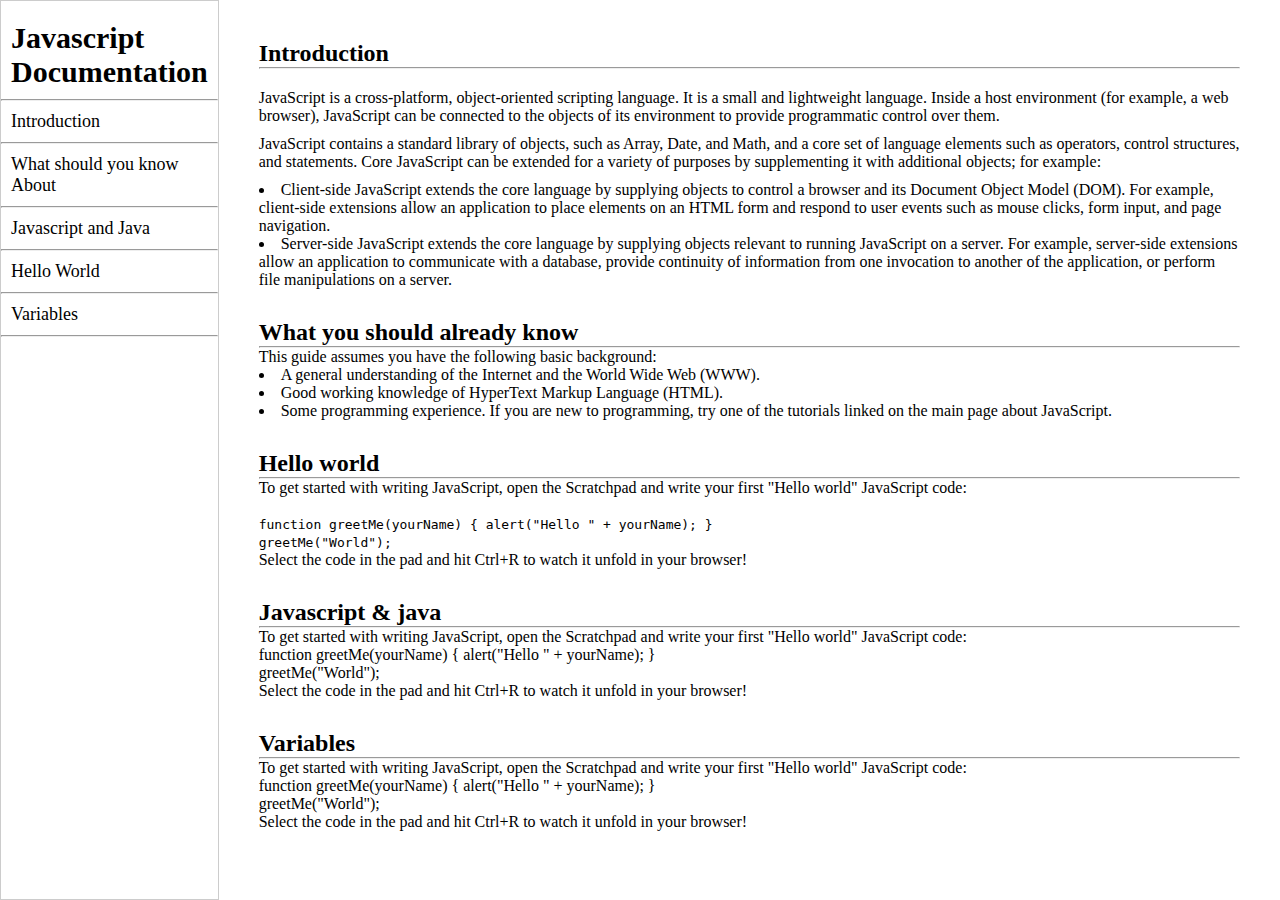
<file: html&css project/8th Project/index.html>
<!DOCTYPE html>
<html lang="en">

<head>
    <meta charset="UTF-8">
    <meta name="viewport" content="width=device-width, initial-scale=1.0">
    <title>Documentation Website</title>
    <link rel="stylesheet" href="style.css">
</head>

<body>
  <main>
    <aside>
        <div class="side_container">
            <h2>Javascript Documentation</h2>
            <hr>
            <a href="#introduction">
                <p>Introduction</p>
            </a>
            <hr>
            <a href="#whatshould">
                <p>What should you know About</p>
            </a>
            <hr>
            <a href="#javascript">
                <p>Javascript and Java</p>
            </a>
            <hr>
            <a href="#helloworld">
                <p>Hello World</p>
            </a>
            <hr>
            <a href="#variables">
                <p>Variables</p>
            </a>
            <hr>
        </div>
    </aside>
    <div class="container">
        <div class="par_container" id="introduction">
            <h2>Introduction</h2>
            <hr>
            <div class="info_container">
                <p>JavaScript is a cross-platform, object-oriented scripting language. It is a small and lightweight
                    language. Inside a host environment (for example, a web browser), JavaScript can be connected to the
                    objects of its environment to provide programmatic control over them.
                </p>
                <p>
                    JavaScript contains a standard library of objects, such as Array, Date, and Math, and a core set of
                    language elements such as operators, control structures, and statements. Core JavaScript can be extended
                    for a variety of purposes by supplementing it with additional objects; for example:
                </p>
                <ul class="list_item">
                    <li>
                        Client-side JavaScript extends the core language by supplying objects to control a browser and its
                        Document Object Model (DOM). For example, client-side extensions allow an application to place
                        elements on an HTML form and respond to user events such as mouse clicks, form input, and page
                        navigation.
                    </li>
                    <li>
                        Server-side JavaScript extends the core language by supplying objects relevant to running JavaScript
                        on a server. For example, server-side extensions allow an application to communicate with a
                        database, provide continuity of information from one invocation to another of the application, or
                        perform file manipulations on a server.
                    </li>
                </ul>
            </div>
        </div>
        <div class="par_container" id="whatshould">
            <h2>What you should already know</h2>
            <hr>
            <p>This guide assumes you have the following basic background:
            </p>

            <ul class="list_item">
                <li>
                    A general understanding of the Internet and the World Wide Web (WWW).
                </li>
                <li>
                    Good working knowledge of HyperText Markup Language (HTML).
                </li>
                <li>Some programming experience. If you are new to programming, try one of the tutorials linked on the
                    main page about JavaScript.</li>
            </ul>
        </div>
        <div class="par_container" id="javascript">
            <h2>Hello world</h2>
            <hr>
            <p>To get started with writing JavaScript, open the Scratchpad and write your first "Hello world" JavaScript
                code:
            </p>
            <code>
                function greetMe(yourName) { alert("Hello " + yourName); }
                greetMe("World");
            </code>

            <p>
                Select the code in the pad and hit Ctrl+R to watch it unfold in your browser!
            </p>
        </div>
        <div class="par_container" id="helloworld">
            <h2>Javascript & java</h2>
            <hr>
            <p>To get started with writing JavaScript, open the Scratchpad and write your first "Hello world" JavaScript
                code:
            </p>
            <p>
                function greetMe(yourName) { alert("Hello " + yourName); }<br>
                greetMe("World");
            </p>

            <p>
                Select the code in the pad and hit Ctrl+R to watch it unfold in your browser!
            </p>
        </div>
        <div class="par_container" id="variables">
            <h2>Variables</h2>
            <hr>
            <p>To get started with writing JavaScript, open the Scratchpad and write your first "Hello world" JavaScript
                code:
            </p>
            <p>
                function greetMe(yourName) { alert("Hello " + yourName); }<br>
                greetMe("World");
            </p>

            <p>
                Select the code in the pad and hit Ctrl+R to watch it unfold in your browser!
            </p>
        </div>
    </div>
  </main>
    
</body>

</html>
</file>
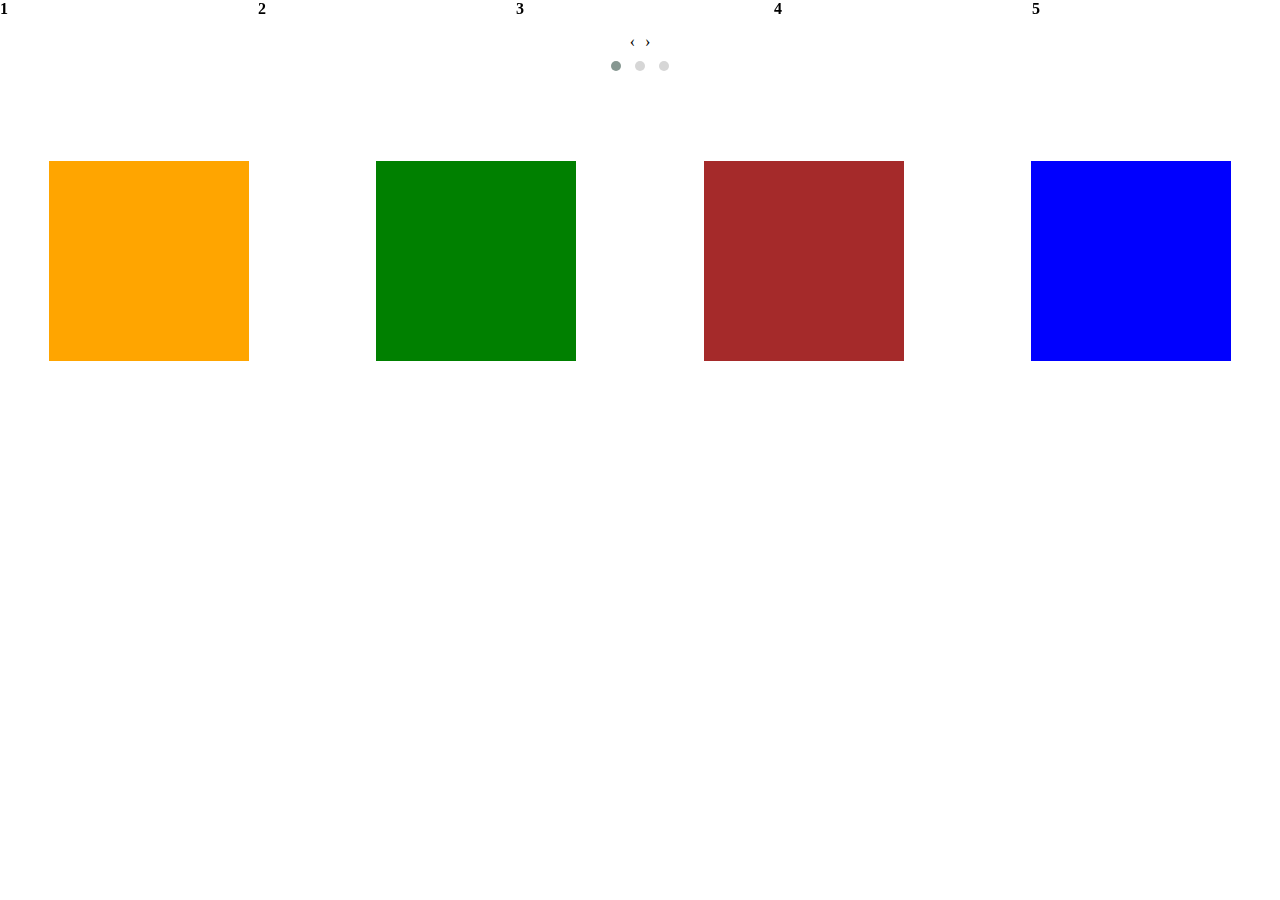
<file: html&css project/5th project/home.html>
<!DOCTYPE html>
<html lang="en">

<head>
    <meta charset="UTF-8">
    <meta name="viewport" content="width=device-width, initial-scale=1.0">
    <title>Document</title>
    <link rel="stylesheet" href="owl.carousel.min.css">
    <link rel="stylesheet" href="owl.theme.default.min.css">
    <link href="https://cdn.jsdelivr.net/npm/bootstrap@5.3.2/dist/css/bootstrap.min.css" rel="stylesheet"
        integrity="sha384-T3c6CoIi6uLrA9TneNEoa7RxnatzjcDSCmG1MXxSR1GAsXEV/Dwwykc2MPK8M2HN" crossorigin="anonymous">
    <style>
        *
        {
            padding: 0;
            margin: 0;
            box-sizing: border-box;
        }
        html,body
        {
            line-height: 1.14;
            font-weight: 300;
        }
        .first {
            width: 200px;
            height: 200px;
            background-color: orange;
        }
        .two
        {
            width: 200px;
            height: 200px;
            background-color: green;
        }
        .three
        {
            width: 200px;
            height: 200px;
            background-color: brown;
        }
        .four
        {
            width: 200px;
            height: 200px;
            background-color: blue;
        }
        .mahi
        {
            display: flex;
            justify-content: space-around;
            margin: 80px auto;
            align-items: center;
            gap: 30px;
        }
        @media(max-width:425px)
        {
            .mahi
            {
                flex-direction: column;
            }
        }
        @media(max-width:768px)
        {
            .mahi{
                flex-wrap: wrap;
            }
        }
    </style>
</head>

<body>
    <!-- owlcarousel section start -->
    <section>
        <div class="container">
            <div class="row">
                <div class="owl-carousel owl-theme">
                    <div class="item">
                        <h4>1</h4>
                    </div>
                    <div class="item">
                        <h4>2</h4>
                    </div>
                    <div class="item">
                        <h4>3</h4>
                    </div>
                    <div class="item">
                        <h4>4</h4>
                    </div>
                    <div class="item">
                        <h4>5</h4>
                    </div>
                    <div class="item">
                        <h4>6</h4>
                    </div>
                    <div class="item">
                        <h4>7</h4>
                    </div>
                    <div class="item">
                        <h4>8</h4>
                    </div>
                    <div class="item">
                        <h4>9</h4>
                    </div>
                    <div class="item">
                        <h4>10</h4>
                    </div>
                    <div class="item">
                        <h4>11</h4>
                    </div>
                    <div class="item">
                        <h4>12</h4>
                    </div>
                </div>
            </div>
        </div>
    </section>
    <!-- owlcarousel section end -->

    <section>
        <div class="container">
            <div class="row">
                <div class="section_container mahi">
                    <div class="first m-1"></div>
                    <div class="two m-1"></div>
                    <div class="three m-1"></div>
                    <div class="four m-1"></div>
                </div>
            </div>
        </div>
    </section>

    <script src="https://cdn.jsdelivr.net/npm/@popperjs/core@2.11.8/dist/umd/popper.min.js"
        integrity="sha384-I7E8VVD/ismYTF4hNIPjVp/Zjvgyol6VFvRkX/vR+Vc4jQkC+hVqc2pM8ODewa9r"
        crossorigin="anonymous"></script>
    <script src="https://cdn.jsdelivr.net/npm/bootstrap@5.3.2/dist/js/bootstrap.min.js"
        integrity="sha384-BBtl+eGJRgqQAUMxJ7pMwbEyER4l1g+O15P+16Ep7Q9Q+zqX6gSbd85u4mG4QzX+"
        crossorigin="anonymous"></script>
    <script src="jquery.min.js"></script>
    <script src="owl.carousel.js"></script>
    <script>
        $('.owl-carousel').owlCarousel({
            loop: true,
            margin: 10,
            nav: true,
            autoplay: true,
            responsive: {
                0: {
                    items: 1
                },
                600: {
                    items: 3
                },
                1000: {
                    items: 5
                }
            }
        })
    </script>
</body>

</html>
</file>
<file: html&css project/1st Project/style.css>
*
{
    margin: 0px;
    padding: 0;
    box-sizing: border-box;
}
.container
{
    min-height: 100vh;
    background-color: beige;
    border: 20px solid #000;
}
.content
{
    max-width: 900px;
    margin: 0 auto;
}
.top_section
{
    display: flex;
    justify-content: space-around;
    margin-top: 100px;
    align-items: flex-end;
}
.top_section .containe_heading h1
{
    font-size: 50px;
    font-weight: bold;
}
.top_section .containe_heading h4
{
    font-size: 30px;
    font-weight: 600;
    text-align: right;
}
.image_container img
{
    width: 300px;
    height: 300px;
    border-radius: 50%;
}
.para_section
{
    margin-top: 40px;
}
.para_section h1
{
    font-size: 80px;
    font-weight: 500;
}
.para_section p
{
    font-size: 20px;
    margin-top: 10px;
    line-height: 35px;
    text-align: justify;
}
.Biographies_section
{
    margin-top: 30px;
}
.Biographies_section h3
{
    font-size: 20px;
    font-weight: 600;
    margin-bottom: 20px;
}
.Biographies_section ul li
{
    margin-left: 40px;
    line-height: 30px;
}
.footer_wikipedia p
{
    text-align: right;
    margin-top: 15px;

}
.footer_wikipedia p a
{
    text-decoration: none;
    font-weight: 600;
}
.footer_wikipedia
{
    margin-bottom: 40px;
}
</file>
<file: html&css project/2nd project/style.css>
*
{
    margin: 0px;
    padding: 0px;
    box-sizing: border-box;
}
body{
    background-color: #ccc;
}
.container
{
   max-width: 900px;
    margin: 0 auto;
}
.apply_form
{
    max-width: 600px;
    background-color: #fff;
    margin: 0 auto;
    margin-top: 50px;
    padding: 20px;
    box-shadow: 4px 3px 5px rgba(1, 1, 1, 0.1);
    border-radius: 10px;
}
.span_small
{
    font-size: 20px;
}
.form_container
{
    margin-top: 20px;
    display: grid;
    grid-template-columns: repeat(auto-fit, minmax(200px,1fr));
    gap: 20px;
}
.form_controls
{
    display: flex;
    flex-direction: column;
}
label
{
    font-size: 20px;
}
input,select,textarea
{
    padding: 10px 6px;
    border: 1px solid #ccc;
    border-radius: 4px;
    font-size: 15px;
}
input:focus,
select:focus,
textarea:focus
{
    outline-color: red;
}
.button_container button
{
    background-color: red;
    padding: 10px 12px;
    color: #fff;
    font-weight: 600;
    margin-top: 20px;
    
    border-radius: 10px;
    border: none;
}
.button_container
{
    text-align: right;
}
</file>
<file: html&css project/4th project/style.css>
*
{
    padding: 0;
    margin: 0;
    box-sizing: border-box;
}

.image_container
{
    background-image: url('images/developer.png');
    min-height: 100vh;
    background-repeat: no-repeat;
    background-size: cover;
    background-position: center;
}
.container .image_container h1
{

padding-top: 100px;
font-size: 80px;
color: #fff;
font-weight: 300;
margin: 0 auto;
width: 900px;
}
.container .image_container .small_heading
{
    font-size: 30px;
    color: #fff;
    margin: 0 auto;
    width: 900px;
}
.container .image_container h2
{

font-size: 60px;
color: #fff;
font-weight: 300;
margin: 0 auto;
width: 900px;
}
.heading_container
{
    background-color: #000;
    text-align: center;
    padding: 80px;
}
.heading_container h1
{
    color: #fff;
    font-size: 60px;
    font-weight: 300;
}
.work
{
    display: grid;
    gap: 20px;
    grid-template-columns: repeat(auto-fit,minmax(320px,1fr));
    margin: 20px 0;
    max-width: 1100px;
    margin: 50px auto;
}
.grid_item
{
    display: flex;
    justify-content: center;
    align-items: center;
}
.card
{
    width: 320px;
    height: 400px;
    border-radius: 10px;
    box-shadow: 3px 5px 5px rgba(1,1,1,0.2);
    transition: 0.2s ease-in-out;
}
.card:hover
{
    transform: scale(1.04);
    box-shadow: 3px 5px 5px rgba(1,1,1,0.4);
    transition: 0.2s ease-in-out;
}
.card_content
{
    padding: 20px;
}
.card_content h3
{
    margin-bottom: 10px;
}
.bottom_container
{
    display: flex;
}
.contact
{
    padding: 30px;
    background-color: orange;
    min-height: 100px;
}
.contact h2
{
    font-size: 40px;
}
.about
{
    padding: 30px;
    background-color: pink;
    min-height: 100px;
}
.about h2
{
    font-size: 40px;
}
.contact p,
.about p
{
    margin-top: 10px;
}
.footer
{
    background-color: #000;
    color: #fff;
    padding: 20px;
    text-align: center;
}
@media(max-width:786px)
{
    .image_container
    {
        min-height: 50vh;
    }
    .container .image_container h1
{

padding-top: 50px;
padding-left: 15px;
font-size: 20px;
color: #fff;
font-weight: 300;
margin: 0 auto;
width: 900px;
}
.container .image_container .small_heading
{
    font-size: 15px;
    color: #fff;
    margin: 0 auto;
    width: 900px;
}
.container .image_container h2
{

font-size: 24px;
color: #fff;
font-weight: 300;
margin: 0 auto;
width: 900px;
padding-left: 15px;
}
.heading_container
{
    background-color: #000;
    text-align: center;
    padding: 10px;

}
.heading_container h1
{
    color: #fff;
    font-size: 24px;
    font-weight: 300;
    /* max-width: 600; */
}
.bottom_container
{
    flex-direction: column;
}
}
</file>
<file: html&css project/5th project/style.css>
*
{
    padding: 0;
    margin: 0;
    box-sizing: border-box;
}
html,body
{
    line-height: 1.4;
    font-weight: 300;
}
.nav
{
    background-color: #fff;
    box-shadow: 2px 3px 2px #ccc;
    position: sticky;
    top: 0;
    margin-bottom:32px;
    padding: 10px;
    z-index: 50;
}
.navigation
{
    display: flex;
    justify-content: space-between;
    align-items: center;
    
}
.container
{
    max-width: 1200px;
    margin: 0 auto;
}
.main_container
{
    max-width: 1200px;
    margin: 0 auto;
    display: flex;
    justify-content: space-evenly;
    align-items: center;
}
@media(max-width:768px)
{
    .main_container
    {
        flex-direction: column;
    }
    .image_container img
    {
        width: 100%;
    }
}
.heading_container
{
    padding-left: 60px;
}
.heading_container .para
{
    background-color: green;
    width: 200px;
    padding: 10px 0px;
    text-align: center;
    font-size: 18px;
    color: #fff;
    margin-bottom: 20px;
}
.heading_container h1
{
    font-size: 60px;

}
.heading_container p
{
    font-size: 18px;
}
button
{
    background: orange;
    padding: 10px 5px;
    border:1px solid orange;
    font-size: 16px;
    font-weight: 300;
    margin-top: 30px;
}
.icons_container
{
max-width: 1200px;
margin: 0px auto;
}
.icons_container
{
    display: grid;
    justify-content: center;
    align-items: center;
    grid-template-columns: repeat(auto-fit,minmax(320px,1fr));
}
.ic_container
{
    display: flex;
    justify-content: center;
    align-items: center;
}
.ic_container
{
    margin: 30px auto;
    transition: 0.14s ease-in-out;
}
.ic_container:hover
{
    transition: 0.14s ease-in-out;
    box-shadow: 1px 2px 3px #ccc;
}
.ic_container .img_icon,.head_cont
{
    padding: 20px;
}
.horizontal_container
{
    max-width: 1200px;
    margin: 0px auto;
}
.menu_container
{
    max-width: 1200px;
    margin: 0px auto;
}
.menu_container .button_container
{
    text-align: center;
}
.menu
{
    display: flex;
    flex-direction: column;
    gap: 50px;
    /* justify-content: center; */
    align-items: center;
}
.grid
{
    max-width: 1200px;
    margin: 0px auto;
    display: grid;
    gap:10px;
    grid-template-areas: "I1 I1 I2 I3" "I1 I1 I2 I7" "I4 I5 I6 I7";
}
.grid_image
{
    border-radius: 10px;
    transition: 0.14s ease-in-out;
    width: 100%;
    height: 100%;
}
.grid_image:hover
{
    transform: scale(1.05);
    transition: 0.14s ease-in-out;
}
.item1
{
    grid-area: I1;
}
.item2
{
    grid-area: I2;
}
.item3
{
    grid-area: I3;
}
.item4
{
    grid-area: I4;
}
.item5
{
    grid-area: I5;
}
.item6
{
    grid-area: I6;
}
.item7
{
    grid-area: I7;
}
.footer_container
{
    display: flex;
    justify-content: space-between;
    align-items: center;
    
    
}
@media(max-width:768px)
{
    .footer_container
    {
        flex-direction: column;
        align-items: start;
    }
}
.footer
{
    background-color: bisque;
    margin-top: 40px;
    padding: 30px;
}
.list_item ul,li
{
   list-style: none;
}
</file>
<file: html&css project/6th Project/style.css>
*
{
    padding: 0;
    margin: 0;
    box-sizing: border-box;
}
html,body
{
    line-height: 1.14;
}
/* Tob bar section */
nav
{
    background-color: darkblue;
   
    padding: 20px;
}
.container
{
    max-width: 1200px;
    margin: 0px auto;
}
.top_container
{
    display: flex;
    justify-content: space-between;
    align-items: center;
    color: #fff;
}
.nav_menu .list_item
{
    list-style: none;
    display: flex;
    
}
.nav_menu .list_item li
{
    padding: 5px;
}
.logo h1
{
    font-size: 40px;
}
/* about section */
.about_section
{
    background-image: url('images/hero_image.png');
    height: 637px;
    background-position: center center;
    background-size: cover;
    display: flex;
    justify-content: center;
    align-items: center;
    text-align: center;
}
.info_section h1
{
    font-size: 60px;
    color: #fff;
    padding-bottom: 20px;
}
.info_section h2
{
    font-size: 40px;
    color: #fff;
    padding-bottom: 20px;
}
.info_section p
{
    font-size: 20px;
    color: #fff;
    padding-bottom: 20px;

}
/* music section */
.music_section
{
    background-color: darkblue;
    min-height: 80vh;
    background-attachment: fixed;
    display: flex;
    justify-content: center;
    align-items: center;
    text-align: center;
    padding-top: 50px;
}
.musicinfo_section img
{
    width: 70%;
    
}
.musicinfo_section h2
{
    font-size: 40px;
    color: #fff;
    padding-bottom:30px ;
    
}
.musicinfo_section p
{
    font-size: 20px;
    color: #fff;
    padding-bottom:30px ;
    
}
.musicinfo_section button
{
    font-size: 20px;
    padding: 10px 15px;
    font-weight: 600;
    margin-bottom: 30px;
}
/* tvcollection */
.tvcollection_section
{
    display: flex;
    justify-content: center;
    align-items: center;
    text-align: center;
    padding-top: 50px;
    padding-bottom: 50px;
}
.tv_container h2
{
    font-size: 30px;
    font-weight: 500;
    padding-bottom: 40px;
}
.tv_container p
{
    font-size: 18px;
    font-weight: 200;
    padding-bottom: 40px;
    line-height: 25px;
}
.tv_container button
{
    font-size: 18px;
    font-weight: 400;
    padding: 10px 12px;
    margin-bottom: 40px;
}
.tv_container img
{
    width: 70%;
}
.banner_section
{
    background-image: url('images/video.png');
    min-height: 100vh;
    background-position: center;
    background-size: cover;
    display: flex;
    justify-content: center;
    align-items: center;
    text-align: center;
    padding: 30px;
}
.banner_container h2
{
    font-size: 30px;
    color: #fff;
    padding-bottom: 20px;
}
.banner_container p
{
    font-size: 18px;
    color: #fff;
    padding-bottom: 20px;
    line-height: 25px;
}
.gift_section .giftcard_container
{
    display: flex;
    justify-content: center;
    align-items: center;
    min-width: 100vh;
    padding-top: 50px;
    padding-bottom: 50px;
}
@media(max-width:768px)
{
    .gift_section .giftcard_container
    {
        flex-direction: column;
    }
    .gift_section .giftcard_container .imagecard_container img
{
    width: 100%;
    padding: 30px;
}
.infoheading_container
{
    text-align: center;
    padding: 20px;
}
}
.gift_section .giftcard_container .imagecard_container
{
    width: 100%;
    padding: 30px;
}
.infoheading_container h2
{
    font-size: 30px;
    font-weight: 400;
    padding-bottom: 20px;
}
.infoheading_container p
{
    font-size: 18px;
    font-weight: 200;
    padding-bottom: 20px;
}
.infoheading_container button
{
    font-size: 18px;
    font-weight: 200;
    padding: 8px 12px;
    margin-bottom: 20px;
    margin-top: 20px;
}
footer
{
    background-color: darkblue;
    
}
.footer_container
{
    display: flex;
    justify-content: space-between;
    align-items: center;
    padding-top: 40px;
    padding-bottom: 40px;
    color: #fff;
}
@media(max-width:768px)
{
    .footer_container{
        flex-direction: column;
    }
}
.footer_container h3
{
    font-size: 18px;
    padding-bottom: 10px;
}
.first_column .list_item
{
    list-style: none;
    padding-top: 10px;
    line-height: 30px;
}
.subfooter_section
{
    background-color: orange;
    text-align: center;
    padding: 20px;
}
.subfooter_container p
{
    font-size: 20px;
    font-weight: 600;
}
</file>
<file: html&css project/7th Project/style.css>
*
{
    margin: 0;
    padding: 0;
    box-sizing: border-box;
}
html,body
{
    line-height: 1.14;
    /* scroll-behavior: smooth; */
    font-weight: 300;
}
nav
{
    display: flex;
    justify-content: space-between;
    align-items: centers;
    padding: 10px;
}
.logo img
{
    width: 150px;
    height: auto;
}
.center_nav
{
    display: flex;
    
}
.search
{
    display: flex;
}
.search input
{
    min-width: 600px;
    padding: 10px 20px;
    border: 0.5px solid #ccc;
}
.search button
{
   
    padding: 10px 20px;
    border: none;
}
.mic 
{
    border-radius: 60%;
    padding: 15px;
    background-color: #ccc;
    display: grid;
    place-items: center;
    margin-left: 30px;
}
.mic img
{
    width: 30px;
}
.side_nav
{
    display: flex;
    justify-content: center;
    align-items: center;
    gap: 20px;
    margin-right: 50px;
}
.tags
{
    display: flex;
    padding: 10px 20px;
    border-top: 1px solid #ccc;
    gap: 15px;
}
.tag
{
    padding: 5px 15px;
    border-radius: 20px;
    border: 1px solid #ccc;
}
.dark
{
    background-color: #000;
    color: #fff;
}
.light
{
    background-color: #ccc;
    color: #000;
}
.container
{
    display: flex;
    /* justify-content: space-between; */
}
aside
{
    display: flex;
    padding: 10px;
    flex-direction: column;
    align-items: center;
    gap: 30px;
}
.side_icons
{
    display: flex;
    justify-content: center;
    align-items: center;
    flex-direction: column;
}
.side_icons img
{
    width: 30px;
}
.side_icons p
{
    font-size: 10px;
    margin-top: -5px;
}
.bars
{
    margin-top: 20px;
}
.main_container
{
    width: 100%;
}
main
{
    min-height: 100vh;
    background-color: #ccc;
}
.card_container
{
    display: grid;
    grid-template-columns: repeat(auto-fit,minmax(320px,1fr));
    grid-template-columns: repeat(auto-fit,minmax(320px,1fr));
}
.card
{
    padding: 10px;
    max-width: 320px;
    display: flex;
    flex-direction: column;
}
.avatar_container
{
    display: flex;
    gap: 20px;
    padding-top: 10px;
    padding-left: 10px;
}
.card h3
{
    font-size: 20px;
}
.content
{
    display: flex;
    flex-direction: column;
    gap: 5px;
}
.channel_name
{
    font-size: 16px;
    font-weight: bold;
}
.content_status
{
    display: flex;
    font-size: 14px;
    gap: 10px;
}
</file>
<file: html&css project/8th Project/style.css>
*
{
    padding: 0;
    margin: 0;
    box-sizing: border-box;
}
html,body{
    /* line-height: 1.50; */
    font-weight: 300;
    font-family: 'Times New Roman', Times, serif;
    scroll-behavior: smooth;
}
.container
{
    margin:10px 40px;
    max-width: 1200px;
}
main
{
    display: flex;
    justify-content: space-between;
    align-content: center;
}
aside
{
    border: 1px solid #ccc;
    height: 100vh;
}
.side_container
{
    margin: 10px auto;
}
.side_container h2
{
    font-size: 30px;
    padding: 10px;
}
.side_container p
{
    font-size: 18px;
    font-weight: 300;
    padding: 10px;
}
.side_container p:hover
{
    background-color: #ccc;
}
.par_container
{
    margin-top: 30px;
}
.list_item
{
    list-style-position: inside;
}
.info_container
{
    margin-top: 20px;
}
.par_container .info_container
{
    display: flex;
    flex-direction: column;
    gap: 10px;
}
code
{
    white-space: pre-line;
    line-height: 1;
}
@media(max-width:480px)
{
    main
    {
        flex-direction: column;
    }
    aside
    {
        height: 200px;
        overflow: hidden;
        overflow-y: scroll;
    }
}
a{
    text-decoration: none;
    color: #000;
}
</file>
